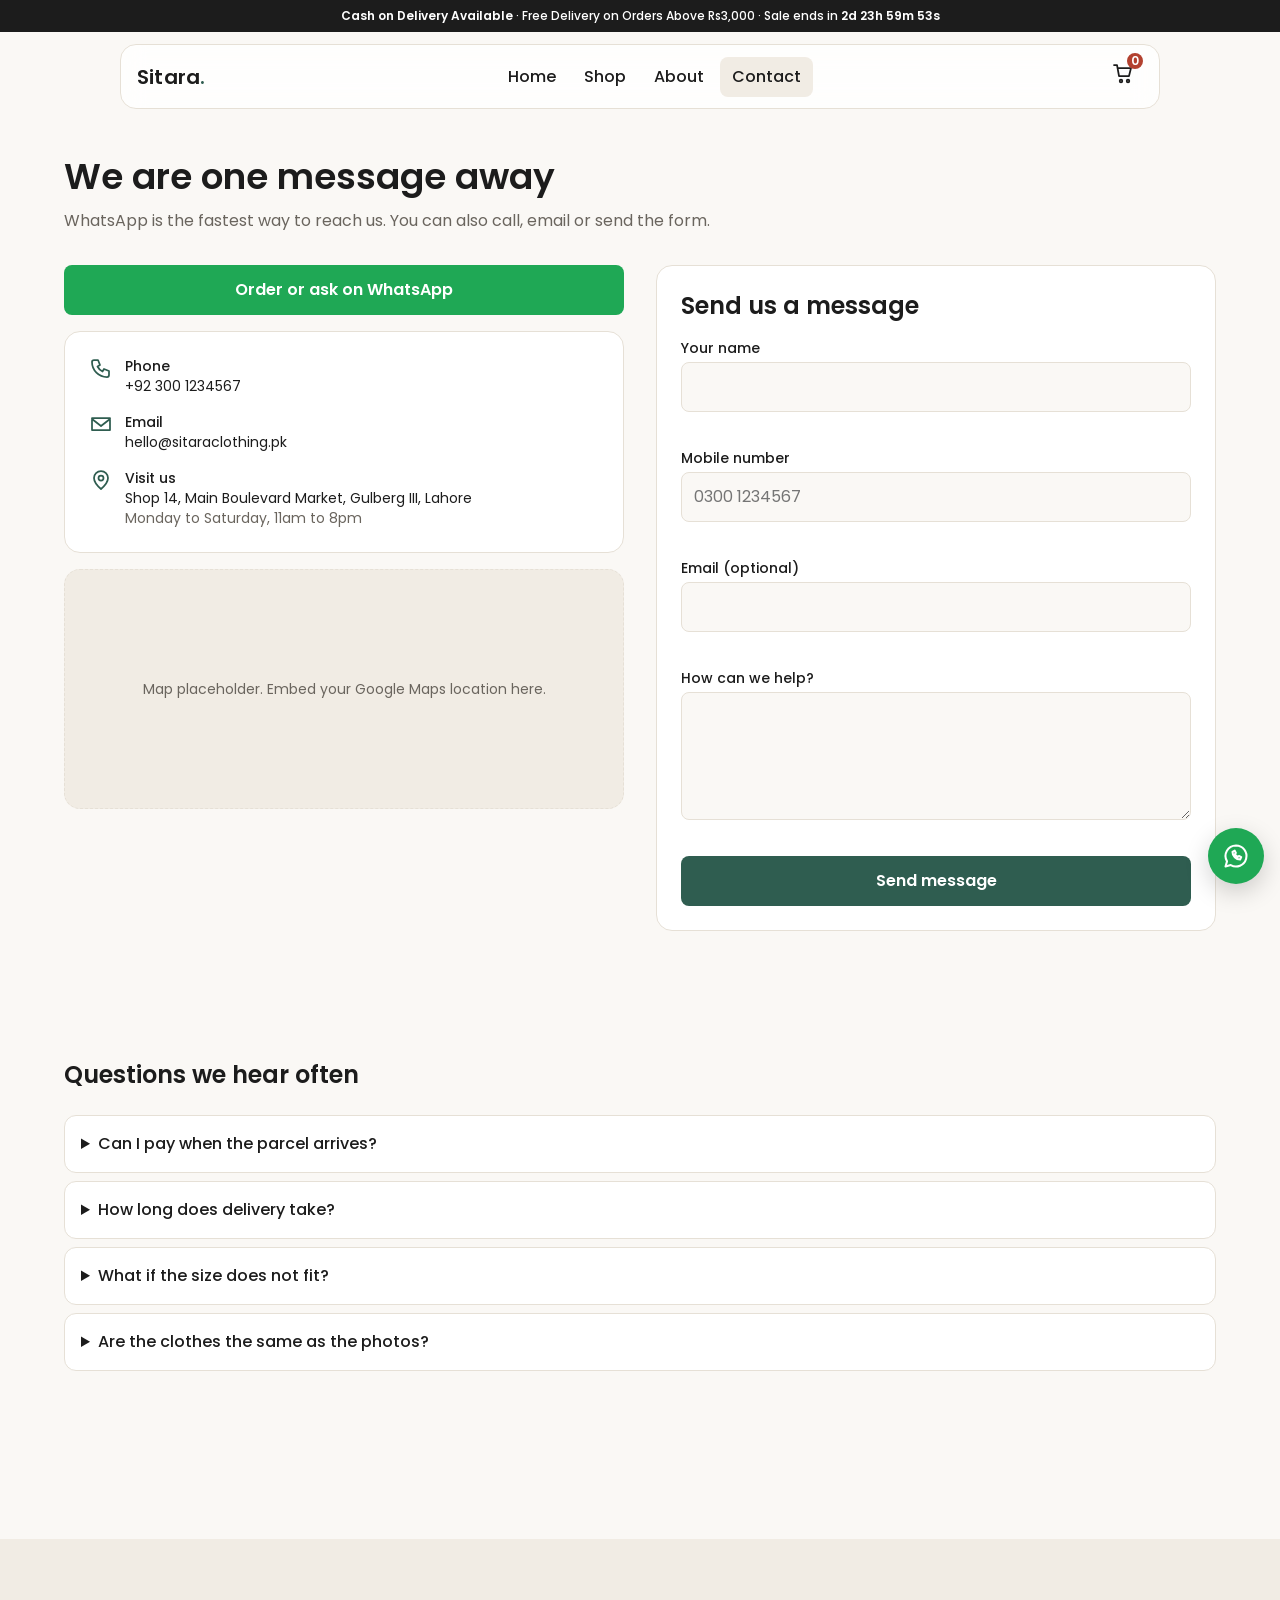
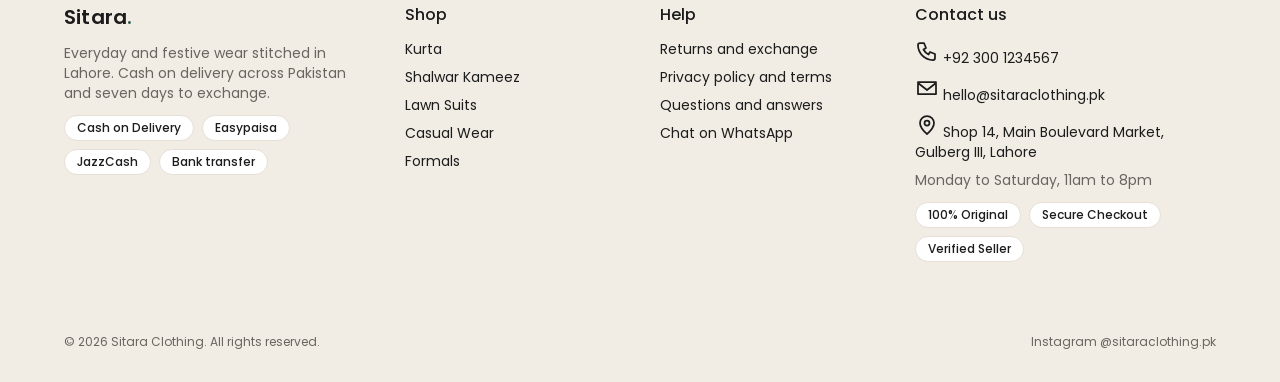
<file: contact.html>
<!DOCTYPE html>
<html lang="en">
<head>
<meta charset="utf-8">
<meta name="viewport" content="width=device-width, initial-scale=1">
<title>Contact Us | Sitara Clothing, Lahore</title>
<meta name="description" content="Call, email or WhatsApp Sitara Clothing in Lahore. We reply to every order question within one working day.">
<meta property="og:title" content="Contact Us | Sitara Clothing, Lahore">
<meta property="og:description" content="Call, email or WhatsApp Sitara Clothing in Lahore. We reply to every order question within one working day.">
<meta property="og:type" content="website">
<link rel="icon" href="data:image/svg+xml,%3Csvg xmlns='http://www.w3.org/2000/svg' viewBox='0 0 32 32'%3E%3Crect width='32' height='32' rx='8' fill='%232F5D50'/%3E%3Ctext x='16' y='23' font-size='20' font-weight='700' text-anchor='middle' fill='white' font-family='Arial'%3ES%3C/text%3E%3C/svg%3E">
<link rel="preconnect" href="https://fonts.googleapis.com">
<link rel="preconnect" href="https://fonts.gstatic.com" crossorigin>
<link href="https://fonts.googleapis.com/css2?family=Poppins:wght@400;500;600&display=swap" rel="stylesheet">
<link rel="stylesheet" href="style.css">
<script src="script.js" defer></script>
</head>
<body>
<!-- Header, footer, mobile menu and WhatsApp button are added by script.js -->
<main id="main"><div class="wrap">
  <div class="page-head"><h1 class="heading-3">We are one message away</h1><p class="body-3 muted">WhatsApp is the fastest way to reach us. You can also call, email or send the form.</p></div>

  <section style="padding-top:var(--s16)"><div class="two">
    <div style="display:grid;gap:16px;align-content:start">
      <a class="btn btn-wa btn-lg button-md" id="waBtn" target="_blank" rel="noopener">Order or ask on WhatsApp</a>
      <div class="info body-6">
        <div><span data-ico="phone"></span><span><b class="title-4">Phone</b><br><a id="cPhone"></a></span></div>
        <div><span data-ico="mail"></span><span><b class="title-4">Email</b><br><a id="cMail"></a></span></div>
        <div><span data-ico="pin"></span><span><b class="title-4">Visit us</b><br><span id="cAddr"></span><br><span class="muted" id="cHours"></span></span></div>
      </div>
      <!-- Map placeholder: paste a Google Maps embed iframe here -->
      <div class="map body-6 muted">Map placeholder. Embed your Google Maps location here.</div>
    </div>

    <div>
      <form class="form" id="contactForm" novalidate>
        <h2 class="heading-5">Send us a message</h2>
        <div class="field"><label class="title-4" for="name">Your name</label><input id="name" name="name" autocomplete="name"><small class="caption-4"></small></div>
        <div class="field"><label class="title-4" for="phone">Mobile number</label><input id="phone" name="phone" type="tel" inputmode="tel" placeholder="0300 1234567" autocomplete="tel"><small class="caption-4"></small></div>
        <div class="field"><label class="title-4" for="email">Email (optional)</label><input id="email" name="email" type="email" autocomplete="email"><small class="caption-4"></small></div>
        <div class="field"><label class="title-4" for="message">How can we help?</label><textarea id="message" name="message"></textarea><small class="caption-4"></small></div>
        <button class="btn btn-primary btn-lg button-md" type="submit">Send message</button>
      </form>
      <div class="ok body-6" id="sent" hidden>Message received. We will reply by phone or WhatsApp within one working day.</div>
    </div>
  </div></section>

  <section id="faq"><h2 class="heading-5" style="margin-bottom:24px">Questions we hear often</h2>
    <details><summary>Can I pay when the parcel arrives?</summary><p class="body-6 muted">Yes. Cash on delivery is available across Pakistan. You can check the parcel before paying the rider.</p></details>
    <details><summary>How long does delivery take?</summary><p class="body-6 muted">Usually two to four working days. Delivery is free on orders above ₨3,000, otherwise it is ₨200.</p></details>
    <details><summary>What if the size does not fit?</summary><p class="body-6 muted">Message us on WhatsApp within seven days. We exchange unworn pieces with tags attached.</p></details>
    <details><summary>Are the clothes the same as the photos?</summary><p class="body-6 muted">Yes. If a piece looks different from what you ordered, we replace it or return your money.</p></details>
  </section>
</div></main>
<script>
/* Fill the contact details from CONFIG in script.js (runs after it loads) */
window.addEventListener('DOMContentLoaded', () => {
  $('#waBtn').href = wa('Assalam o Alaikum, I have a question about my order.');
  $('#cPhone').textContent = CONFIG.phone; $('#cPhone').href = 'tel:' + CONFIG.phone.replace(/\s/g, '');
  $('#cMail').textContent = CONFIG.email; $('#cMail').href = 'mailto:' + CONFIG.email;
  $('#cAddr').textContent = CONFIG.address; $('#cHours').textContent = CONFIG.hours;
  $$('[data-ico]').forEach(el => el.innerHTML = ico(el.dataset.ico));
});
</script>
</body></html>
</file>
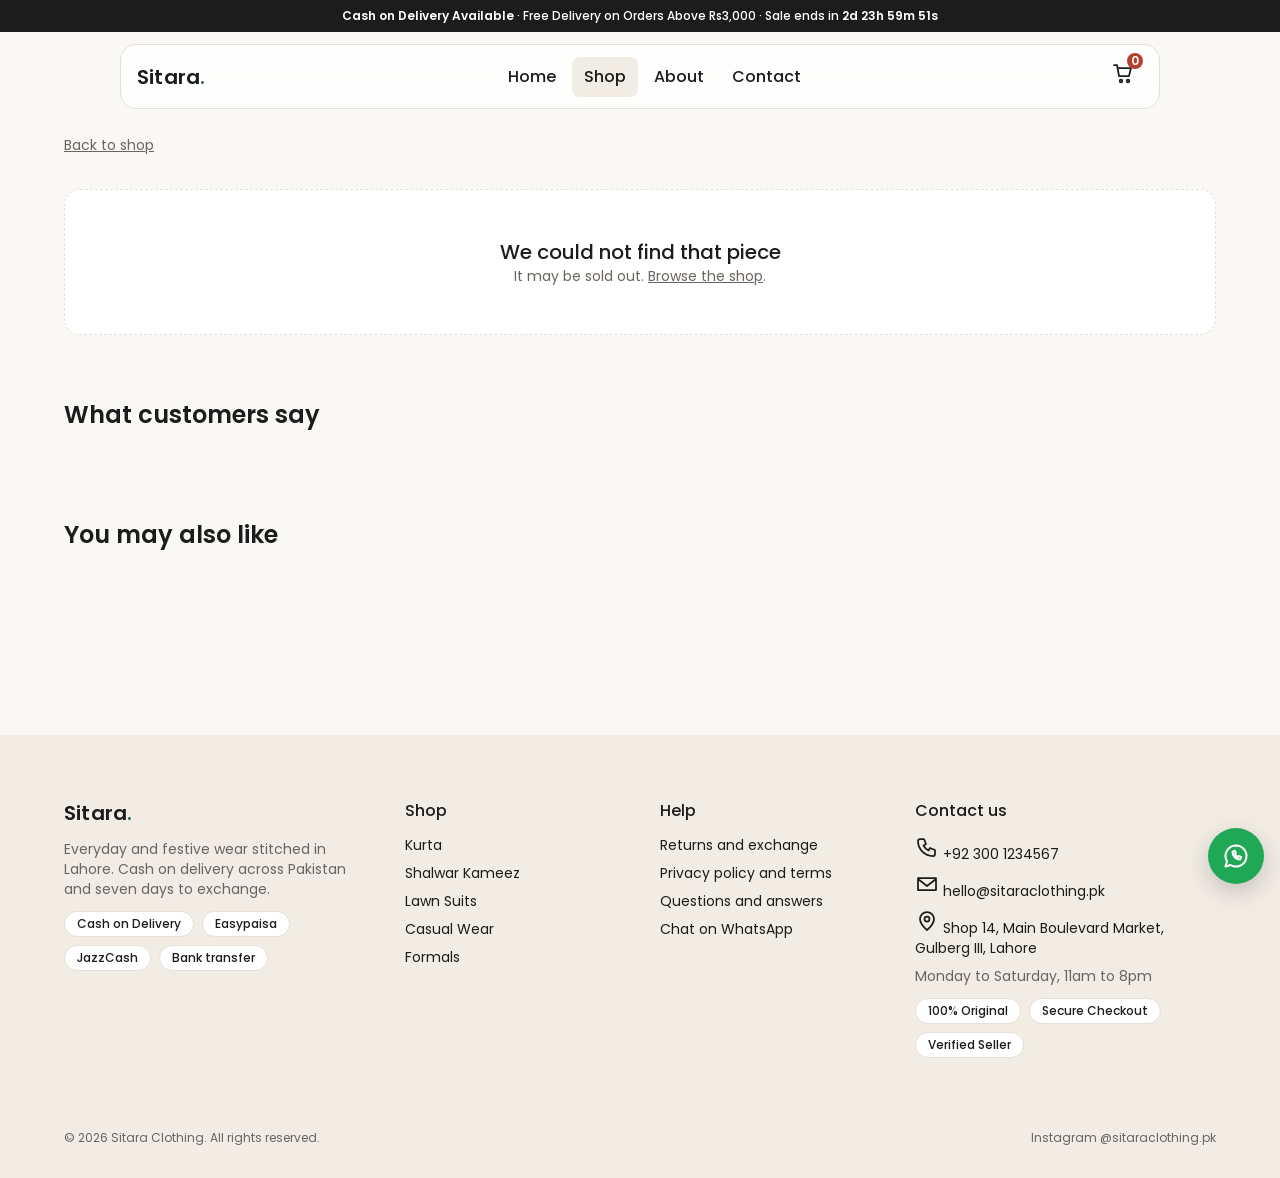
<file: product.html>
<!DOCTYPE html>
<html lang="en">
<head>
<meta charset="utf-8">
<meta name="viewport" content="width=device-width, initial-scale=1">
<title>Product | Sitara Clothing</title>
<meta name="description" content="Product details, sizes and colours. Cash on delivery and 7 day exchange from Sitara Clothing, Lahore.">
<meta property="og:title" content="Product | Sitara Clothing">
<meta property="og:description" content="Product details, sizes and colours. Cash on delivery and 7 day exchange from Sitara Clothing, Lahore.">
<meta property="og:type" content="website">
<link rel="icon" href="data:image/svg+xml,%3Csvg xmlns='http://www.w3.org/2000/svg' viewBox='0 0 32 32'%3E%3Crect width='32' height='32' rx='8' fill='%232F5D50'/%3E%3Ctext x='16' y='23' font-size='20' font-weight='700' text-anchor='middle' fill='white' font-family='Arial'%3ES%3C/text%3E%3C/svg%3E">
<link rel="preconnect" href="https://fonts.googleapis.com">
<link rel="preconnect" href="https://fonts.gstatic.com" crossorigin>
<link href="https://fonts.googleapis.com/css2?family=Poppins:wght@400;500;600&display=swap" rel="stylesheet">
<link rel="stylesheet" href="style.css">
<script src="script.js" defer></script>
</head>
<body>
<!-- Header, footer, mobile menu and WhatsApp button are added by script.js -->
<main id="main"><div class="wrap">
  <p style="padding-top:24px"><a href="shop.html" class="body-6 muted" style="text-decoration:underline">Back to shop</a></p>
  <div class="pd" id="product"></div>
  <section><h2 class="heading-5" style="margin-bottom:24px">What customers say</h2><div class="revs" id="prodReviews"></div></section>
  <section style="padding-top:0"><h2 class="heading-5" style="margin-bottom:24px">You may also like</h2><div class="grid" id="more"></div></section>
</div></main>
</body></html>
</file>
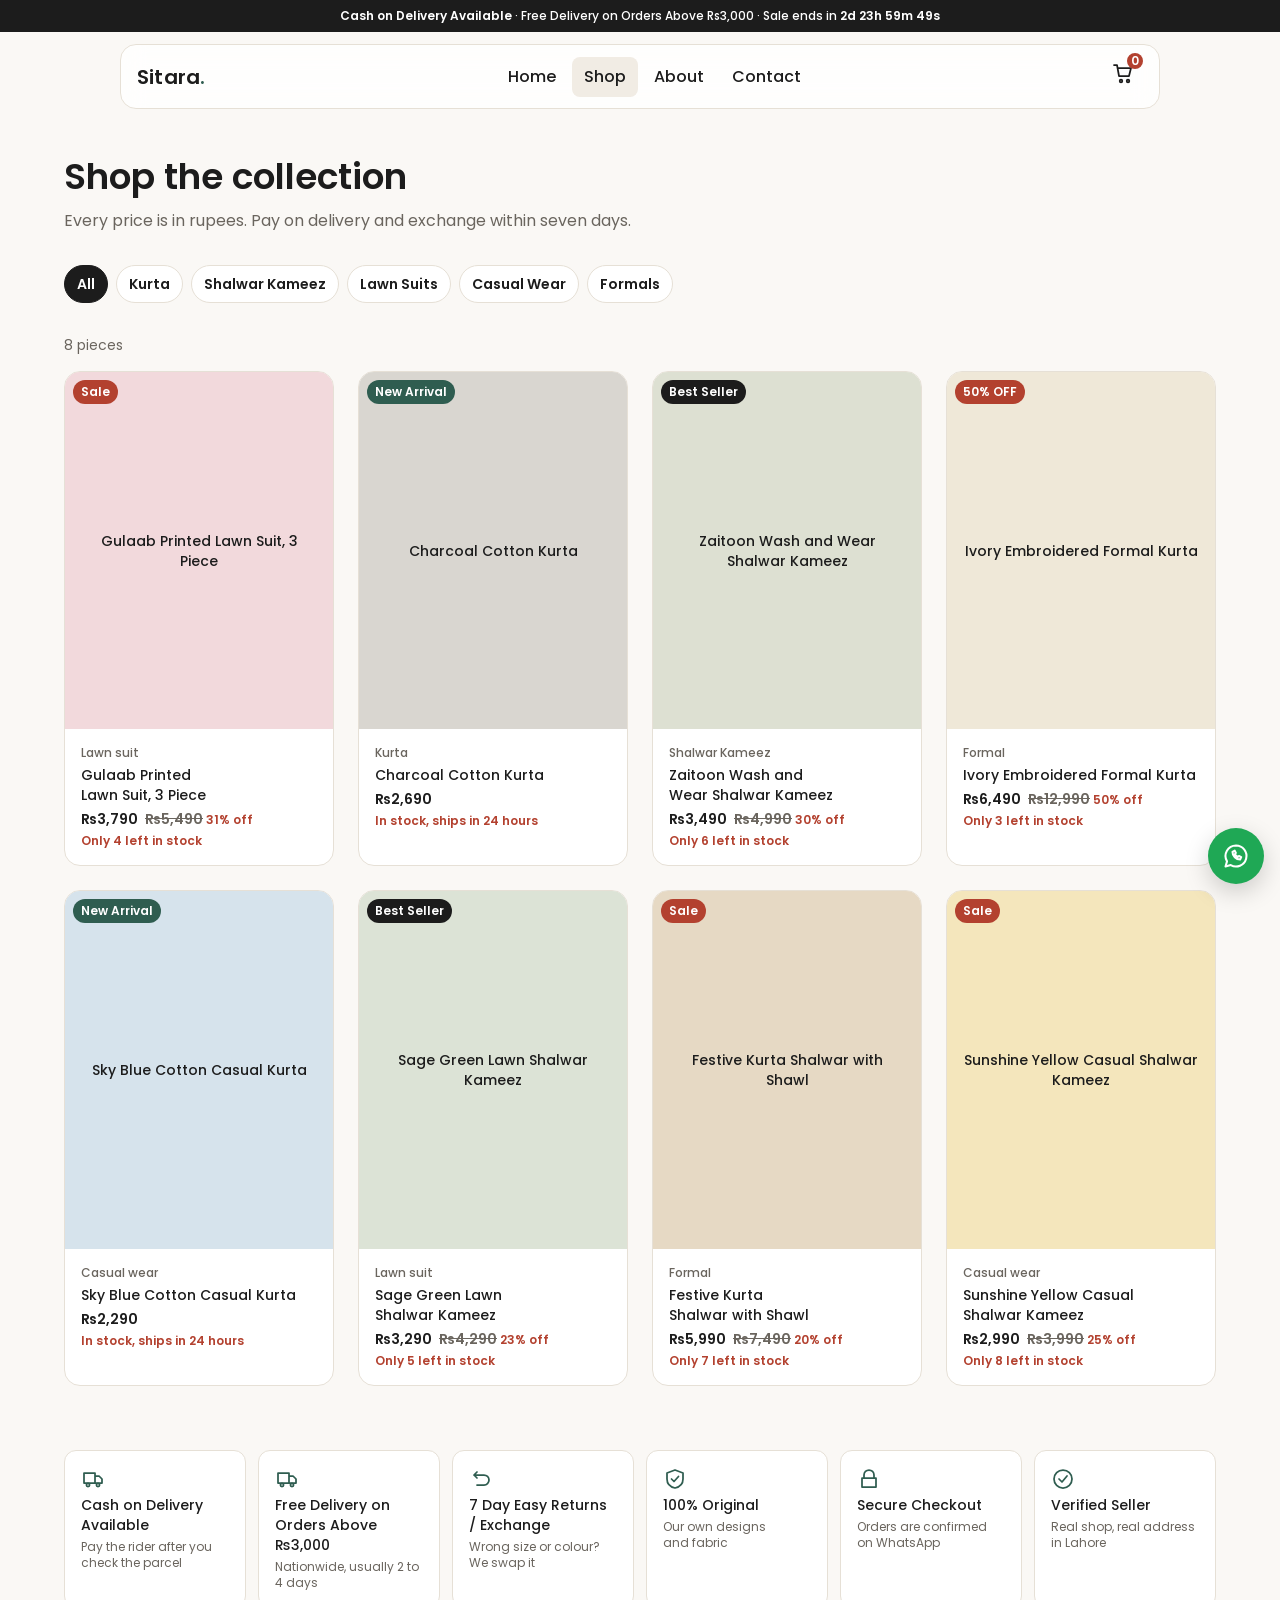
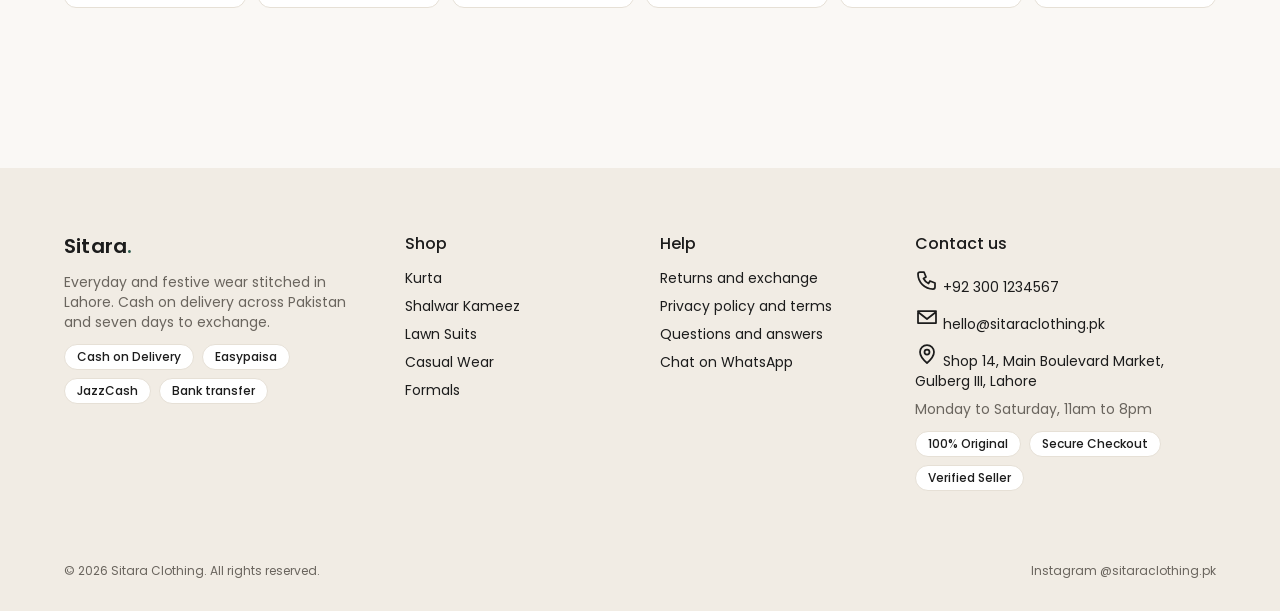
<file: shop.html>
<!DOCTYPE html>
<html lang="en">
<head>
<meta charset="utf-8">
<meta name="viewport" content="width=device-width, initial-scale=1">
<title>Shop Kurtas, Lawn Suits and Shalwar Kameez | Sitara Clothing</title>
<meta name="description" content="Browse kurtas, lawn suits, shalwar kameez, casual wear and formals in PKR. Cash on delivery and 7 day exchange.">
<meta property="og:title" content="Shop Kurtas, Lawn Suits and Shalwar Kameez | Sitara Clothing">
<meta property="og:description" content="Browse kurtas, lawn suits, shalwar kameez, casual wear and formals in PKR. Cash on delivery and 7 day exchange.">
<meta property="og:type" content="website">
<link rel="icon" href="data:image/svg+xml,%3Csvg xmlns='http://www.w3.org/2000/svg' viewBox='0 0 32 32'%3E%3Crect width='32' height='32' rx='8' fill='%232F5D50'/%3E%3Ctext x='16' y='23' font-size='20' font-weight='700' text-anchor='middle' fill='white' font-family='Arial'%3ES%3C/text%3E%3C/svg%3E">
<link rel="preconnect" href="https://fonts.googleapis.com">
<link rel="preconnect" href="https://fonts.gstatic.com" crossorigin>
<link href="https://fonts.googleapis.com/css2?family=Poppins:wght@400;500;600&display=swap" rel="stylesheet">
<link rel="stylesheet" href="style.css">
<script src="script.js" defer></script>
</head>
<body>
<!-- Header, footer, mobile menu and WhatsApp button are added by script.js -->
<main id="main"><div class="wrap">
  <div class="page-head"><h1 class="heading-3">Shop the collection</h1><p class="body-3 muted">Every price is in rupees. Pay on delivery and exchange within seven days.</p></div>
  <section style="padding-top:var(--s16)">
    <div class="filters" id="filters" role="group" aria-label="Filter by category"></div>
    <p class="body-6 muted" id="count" style="margin-bottom:16px" aria-live="polite"></p>
    <div class="grid" id="shopGrid"></div>
  </section>
  <section style="padding-top:0"><div class="trust" data-block="trust"></div></section>
</div></main>
</body></html>
</file>
<file: style.css>
/* ==========================================================
   Sitara Clothing: shared styles
   1. Tokens  2. Text styles  3. Base  4. Buttons  5. Header/footer
   6. Cards  7. Sections  8. Product page  9. Forms  10. Motion
   Edit colours in :root. Spacing, radius and type use fixed scales.
   ========================================================== */

/* 1. TOKENS */
:root{
  --bg:#FAF8F5; --surface:#FFFFFF; --sand:#F1ECE4; --ink:#1C1C1C;
  --muted:#6A655E; --line:#E6E0D6; --brand:#2F5D50; --brand-dark:#244A40; --sale:#B3412F;
  /* spacing scale */
  --s2:2px; --s4:4px; --s8:8px; --s12:12px; --s16:16px; --s24:24px;
  --s32:32px; --s40:40px; --s48:48px; --s64:64px; --s80:80px; --s96:96px;
  /* radius scale */
  --r-lg:8px; --r-xl:12px; --r-2xl:16px; --r-3xl:24px; --r-full:9999px;
  --ease:cubic-bezier(0.22,1,0.36,1);
}

/* 2. TEXT STYLES (sizes follow the Tailwind scale) */
.heading-1{font-size:60px;line-height:60px;font-weight:600}
.heading-2{font-size:48px;line-height:48px;font-weight:600}
.heading-3{font-size:36px;line-height:40px;font-weight:600}
.heading-4{font-size:30px;line-height:36px;font-weight:600}
.heading-5{font-size:24px;line-height:32px;font-weight:600}
.heading-6{font-size:20px;line-height:28px;font-weight:600}
.title-1{font-size:20px;line-height:28px;font-weight:500}
.title-3{font-size:16px;line-height:24px;font-weight:500}
.title-4{font-size:14px;line-height:20px;font-weight:500}
.body-3{font-size:16px;line-height:24px;font-weight:400}
.body-4{font-size:14px;line-height:20px;font-weight:600}
.body-6{font-size:14px;line-height:20px;font-weight:400}
.button-md{font-size:16px;line-height:24px;font-weight:600}
.button-sm{font-size:14px;line-height:20px;font-weight:600}
.caption-3{font-size:12px;line-height:16px;font-weight:600}
.caption-4{font-size:12px;line-height:16px;font-weight:500}
.caption-5{font-size:12px;line-height:16px;font-weight:400}
@media (max-width:640px){
  .heading-1{font-size:36px;line-height:40px}
  .heading-2{font-size:30px;line-height:36px}
  .heading-3{font-size:24px;line-height:32px}
}

/* 3. BASE */
*{box-sizing:border-box;margin:0;padding:0}
html{scroll-behavior:smooth}
body{font-family:'Poppins',sans-serif;background:var(--bg);color:var(--ink);font-size:16px;line-height:24px;-webkit-font-smoothing:antialiased;overflow-x:hidden}
img{display:block;max-width:100%}
a{color:inherit;text-decoration:none}
ul{list-style:none}
button,input,textarea,select{font:inherit;color:inherit}
button{cursor:pointer}
h1,h2,h3,h4{text-wrap:balance}
p{text-wrap:pretty}
:focus-visible{outline:2px solid var(--brand);outline-offset:2px}
.wrap{width:100%;max-width:1200px;margin:0 auto;padding:0 var(--s16)}
@media (min-width:900px){.wrap{padding:0 var(--s24)}}
.muted{color:var(--muted)}
.skip{position:absolute;left:var(--s16);top:-64px;background:var(--ink);color:#fff;padding:var(--s8) var(--s12);border-radius:var(--r-lg);z-index:100}
.skip:focus{top:var(--s8)}
.ic{width:24px;height:24px;fill:none;stroke:currentColor;stroke-width:1.75;stroke-linecap:round;stroke-linejoin:round;flex:none}
.ic.fill{fill:currentColor;stroke:none}

/* 4. BUTTONS */
.btn{display:inline-flex;align-items:center;justify-content:center;gap:var(--s8);padding:var(--s8) var(--s12);border-radius:var(--r-lg);border:1px solid transparent;background:none;transition:transform 500ms var(--ease),background-color 300ms var(--ease),color 300ms var(--ease)}
.btn:hover{transform:translateY(-2px)}
.btn:active{transform:scale(.98)}
.btn-lg{padding:var(--s12) var(--s24)}
.btn-primary{background:var(--brand);color:#fff}
.btn-primary:hover{background:var(--brand-dark)}
.btn-ghost{border-color:var(--ink)}
.btn-ghost:hover{background:var(--ink);color:#fff}
.btn-wa{background:#1FA855;color:#fff}
.btn-wa:hover{background:#188C46}
.btn-light{background:#fff;color:var(--ink)}
.btn[disabled]{opacity:.5;pointer-events:none}

/* 5. ANNOUNCEMENT, HEADER, PANEL, FOOTER */
.ann{background:var(--ink);color:#fff;text-align:center;padding:var(--s8) var(--s16)}
.ann b{font-weight:600}
.hdr{position:sticky;top:var(--s12);z-index:50;width:min(1040px,calc(100% - 32px));margin:var(--s12) auto 0;display:flex;align-items:center;justify-content:space-between;gap:var(--s16);padding:var(--s8) var(--s16);background:rgba(255,255,255,.82);-webkit-backdrop-filter:blur(12px);backdrop-filter:blur(12px);border:1px solid var(--line);border-radius:var(--r-2xl)}
.brand{font-size:20px;line-height:28px;font-weight:600;letter-spacing:.2px}
.brand span{color:var(--brand)}
.nav{display:none;gap:var(--s4)}
.nav a,.panel a{padding:var(--s8) var(--s12);border-radius:var(--r-lg);transition:background-color 300ms var(--ease)}
.nav a:hover,.nav a[aria-current]{background:var(--sand)}
.hdr-end{display:flex;align-items:center;gap:var(--s8)}
.cart{position:relative;background:none;border:0;padding:var(--s8);border-radius:var(--r-lg);transition:background-color 300ms var(--ease)}
.cart:hover{background:var(--sand)}
.cart-n{position:absolute;top:0;right:0;min-width:16px;height:16px;padding:0 var(--s4);border-radius:var(--r-full);background:var(--sale);color:#fff;font-size:12px;line-height:16px;font-weight:600;text-align:center}
.burger{width:40px;height:40px;background:none;border:0;border-radius:var(--r-lg);position:relative;z-index:70}
.burger span{position:absolute;left:10px;right:10px;height:2px;background:var(--ink);border-radius:var(--r-full);transition:transform 500ms var(--ease)}
.burger span:first-child{top:15px}.burger span:last-child{top:23px}
.menu-open .burger span:first-child{transform:translateY(4px) rotate(45deg)}
.menu-open .burger span:last-child{transform:translateY(-4px) rotate(-45deg)}
.panel{position:fixed;inset:0;z-index:60;display:flex;flex-direction:column;justify-content:center;gap:var(--s8);padding:var(--s24);background:rgba(250,248,245,.96);-webkit-backdrop-filter:blur(24px);backdrop-filter:blur(24px);opacity:0;pointer-events:none;transition:opacity 500ms var(--ease)}
.menu-open .panel{opacity:1;pointer-events:auto}
.panel a{font-size:30px;line-height:36px;font-weight:600;opacity:0;transform:translateY(24px);transition:opacity 500ms var(--ease),transform 500ms var(--ease)}
.menu-open .panel a{opacity:1;transform:none}
.menu-open .panel a:nth-child(2){transition-delay:60ms}.menu-open .panel a:nth-child(3){transition-delay:120ms}.menu-open .panel a:nth-child(4){transition-delay:180ms}
.panel a[aria-current]{color:var(--brand)}
@media (min-width:820px){.nav{display:flex}.burger,.panel{display:none}}

.wa-float{position:fixed;right:var(--s16);bottom:var(--s16);z-index:55;width:56px;height:56px;border-radius:var(--r-full);background:#1FA855;color:#fff;display:flex;align-items:center;justify-content:center;box-shadow:0 8px 24px rgba(0,0,0,.18);transition:transform 500ms var(--ease)}
.wa-float:hover{transform:translateY(-4px)}
.wa-float .ic{width:28px;height:28px}
.toast{position:fixed;left:50%;bottom:88px;z-index:80;max-width:calc(100% - 32px);padding:var(--s12) var(--s16);background:var(--ink);color:#fff;border-radius:var(--r-xl);transform:translate(-50%,24px);opacity:0;pointer-events:none;transition:opacity 500ms var(--ease),transform 500ms var(--ease)}
.toast.show{opacity:1;transform:translate(-50%,0)}

.ftr{background:var(--sand);margin-top:var(--s96);padding:var(--s64) 0 var(--s32)}
.ftr-grid{display:grid;gap:var(--s40);grid-template-columns:1fr}
@media (min-width:640px){.ftr-grid{grid-template-columns:repeat(2,1fr)}}
@media (min-width:900px){.ftr-grid{grid-template-columns:1.4fr 1fr 1fr 1.4fr}}
.ftr h4{margin-bottom:var(--s12)}
.ftr li{margin-bottom:var(--s8)}
.ftr a:hover{color:var(--brand)}
.chips{display:flex;flex-wrap:wrap;gap:var(--s8);margin-top:var(--s12)}
.chip{padding:var(--s4) var(--s12);border:1px solid var(--line);background:var(--surface);border-radius:var(--r-full)}
.ftr-bot{margin-top:var(--s48);padding-top:var(--s24);border:0;display:flex;flex-wrap:wrap;gap:var(--s12);justify-content:space-between}

/* 6. CARDS AND BADGES */
.grid{display:grid;gap:var(--s16);grid-template-columns:repeat(2,1fr)}
@media (min-width:900px){.grid{grid-template-columns:repeat(4,1fr);gap:var(--s24)}}
.card{background:var(--surface);border:1px solid var(--line);border-radius:var(--r-2xl);overflow:hidden;transition:transform 500ms var(--ease)}
.card:hover{transform:translateY(-4px)}
.card-img{position:relative;display:block;aspect-ratio:3/4;overflow:hidden;background:var(--sand)}
.card-img img,.card-img .ph{width:100%;height:100%;object-fit:cover;transition:transform 500ms var(--ease)}
.card:hover .card-img img,.card:hover .card-img .ph{transform:scale(1.04)}
.card-body{padding:var(--s12);display:grid;gap:var(--s4)}
@media (min-width:900px){.card-body{padding:var(--s16)}}
.ph{display:flex;align-items:center;justify-content:center;text-align:center;padding:var(--s16);background:var(--tone,#E9E2D6);font-size:14px;line-height:20px;font-weight:500;color:var(--ink)}
.badge{position:absolute;top:var(--s8);left:var(--s8);z-index:2;padding:var(--s4) var(--s8);border-radius:var(--r-full);background:var(--ink);color:#fff}
.badge[data-b="Sale"],.badge[data-b="50% OFF"]{background:var(--sale)}
.badge[data-b="New Arrival"]{background:var(--brand)}
.price b{font-weight:600}
.price s{color:var(--muted);font-size:14px;margin-left:var(--s4)}
.off{color:var(--sale)}
.urgent{color:var(--sale)}

/* 7. SECTIONS */
section{padding:var(--s48) 0}
@media (min-width:900px){section{padding:var(--s64) 0}}
.sec-head{display:flex;flex-wrap:wrap;align-items:end;justify-content:space-between;gap:var(--s12);margin-bottom:var(--s32)}
.hero{display:grid;gap:var(--s32);align-items:center;padding-top:var(--s32)}
@media (min-width:900px){.hero{grid-template-columns:1.1fr .9fr;gap:var(--s64);padding-top:var(--s48)}}
.hero h1,.hero p.lead{max-width:680px}
.grad{background:linear-gradient(90deg,#000,#666);-webkit-background-clip:text;background-clip:text;color:transparent}
.hero p.lead{margin:var(--s16) 0 var(--s24)}
.hero-img{position:relative;aspect-ratio:4/5;border-radius:var(--r-3xl);overflow:hidden;background:var(--sand)}
.hero-img img,.hero-img .ph{width:100%;height:100%;object-fit:cover}
.hero-img .badge{top:var(--s16);left:var(--s16)}
.proof{display:flex;align-items:center;gap:var(--s8);margin-top:var(--s24)}
.stars{display:flex;color:#C28A1E}
.stars .ic{width:16px;height:16px}
.trust{display:grid;gap:var(--s12);grid-template-columns:repeat(2,1fr)}
@media (min-width:900px){.trust{grid-template-columns:repeat(6,1fr)}}
.trust div{display:grid;gap:var(--s4);align-content:start;padding:var(--s16);background:var(--surface);border:1px solid var(--line);border-radius:var(--r-xl)}
.trust .ic{color:var(--brand)}
.sale{display:flex;flex-wrap:wrap;gap:var(--s24);align-items:center;justify-content:space-between;padding:var(--s32);background:var(--ink);color:#fff;border-radius:var(--r-3xl)}
.cd{display:flex;gap:var(--s8)}
.cd div{min-width:64px;padding:var(--s12);text-align:center;background:#fff;color:var(--ink);border-radius:var(--r-xl)}
.cd b{display:block;font-size:24px;line-height:32px;font-weight:600}
.tagline{max-width:680px}
.tagline .w{opacity:.3;transition:opacity 500ms var(--ease)}
.tagline .w.on{opacity:1}
.steps{display:grid;gap:var(--s16)}
@media (min-width:900px){.steps{grid-template-columns:repeat(3,1fr)}}
.steps article,.rev{padding:var(--s24);background:var(--surface);border:1px solid var(--line);border-radius:var(--r-2xl);display:grid;gap:var(--s8);align-content:start}
.num{width:40px;height:40px;border-radius:var(--r-full);background:var(--sand);display:flex;align-items:center;justify-content:center}
.revs{display:grid;gap:var(--s16)}
@media (min-width:640px){.revs{grid-template-columns:repeat(2,1fr)}}
@media (min-width:900px){.revs{grid-template-columns:repeat(3,1fr)}}
.strip{display:flex;flex-wrap:wrap;gap:var(--s12);align-items:center;justify-content:space-between;margin-bottom:var(--s16)}
.insta{display:grid;gap:var(--s8);grid-template-columns:repeat(3,1fr)}
@media (min-width:900px){.insta{grid-template-columns:repeat(6,1fr)}}
.insta a{display:block;aspect-ratio:1;overflow:hidden;border-radius:var(--r-xl)}
.insta .ph,.insta img{width:100%;height:100%;object-fit:cover;transition:transform 500ms var(--ease)}
.insta a:hover .ph,.insta a:hover img{transform:scale(1.06)}
.split{display:grid;gap:var(--s32);align-items:center}
@media (min-width:900px){.split{grid-template-columns:1fr 1fr;gap:var(--s64)}}
.split .pic{aspect-ratio:4/3;border-radius:var(--r-3xl);overflow:hidden;background:var(--sand)}
.split .pic .ph,.split .pic img{width:100%;height:100%;object-fit:cover}
.cta{text-align:center;padding:var(--s48) var(--s24);background:var(--sand);border-radius:var(--r-3xl);display:grid;gap:var(--s16);justify-items:center}
.cta h2,.cta p{max-width:680px}
.filters{display:flex;gap:var(--s8);overflow-x:auto;padding-bottom:var(--s8);margin-bottom:var(--s24)}
.filters button,.opt{padding:var(--s8) var(--s12);border:1px solid var(--line);background:var(--surface);border-radius:var(--r-full);white-space:nowrap;transition:background-color 300ms var(--ease),color 300ms var(--ease),transform 500ms var(--ease)}
.filters button:hover,.opt:hover{border-color:var(--ink)}
.filters button:active,.opt:active{transform:scale(.98)}
.filters button.on,.opt.on{background:var(--ink);color:#fff;border-color:var(--ink)}
.empty{padding:var(--s48);text-align:center;background:var(--surface);border:1px dashed var(--line);border-radius:var(--r-2xl)}
.page-head{padding:var(--s48) 0 var(--s16)}
.page-head h1,.page-head p{max-width:680px}
.page-head p{margin-top:var(--s12)}
.info{display:grid;gap:var(--s16);padding:var(--s24);background:var(--surface);border:1px solid var(--line);border-radius:var(--r-2xl)}
.info div{display:flex;gap:var(--s12);align-items:start}
.info .ic{color:var(--brand)}
.map{min-height:240px;display:flex;align-items:center;justify-content:center;text-align:center;padding:var(--s24);background:var(--sand);border:1px dashed var(--line);border-radius:var(--r-2xl)}
details{padding:var(--s16);background:var(--surface);border:1px solid var(--line);border-radius:var(--r-xl);margin-bottom:var(--s8)}
summary{cursor:pointer;font-weight:500}
details p{margin-top:var(--s8)}
.two{display:grid;gap:var(--s24)}
@media (min-width:900px){.two{grid-template-columns:1fr 1fr;gap:var(--s32)}}

/* 8. PRODUCT PAGE */
.pd{display:grid;gap:var(--s32);padding-top:var(--s32)}
@media (min-width:900px){.pd{grid-template-columns:1fr 1fr;gap:var(--s64)}}
.gal-main{position:relative;aspect-ratio:4/5;border-radius:var(--r-2xl);overflow:hidden;background:var(--sand)}
.gal-main img,.gal-main .ph{width:100%;height:100%;object-fit:cover}
.thumbs{display:grid;grid-template-columns:repeat(4,1fr);gap:var(--s8);margin-top:var(--s8)}
.thumbs button{aspect-ratio:1;border:1px solid var(--line);border-radius:var(--r-lg);overflow:hidden;padding:0;background:var(--sand)}
.thumbs button.on{border-color:var(--ink);border-width:2px}
.thumbs .ph,.thumbs img{width:100%;height:100%;object-fit:cover;font-size:12px;line-height:16px;padding:var(--s4)}
.pd-info{display:grid;gap:var(--s16);align-content:start}
.row{display:flex;flex-wrap:wrap;gap:var(--s8);align-items:center}
.swatch{width:32px;height:32px;border-radius:var(--r-full);border:1px solid var(--line);padding:0;transition:transform 500ms var(--ease)}
.swatch.on{outline:2px solid var(--ink);outline-offset:2px}
.swatch:hover{transform:scale(1.1)}
.err{color:var(--sale);min-height:20px}
.mini{display:grid;gap:var(--s8);padding:var(--s16);background:var(--surface);border:1px solid var(--line);border-radius:var(--r-xl)}
.mini div{display:flex;gap:var(--s8);align-items:center}
.mini .ic{color:var(--brand);width:20px;height:20px}

/* 9. FORMS */
.form{display:grid;gap:var(--s16);padding:var(--s24);background:var(--surface);border:1px solid var(--line);border-radius:var(--r-2xl)}
.field{display:grid;gap:var(--s4)}
.field input,.field textarea{width:100%;padding:var(--s12);border:1px solid var(--line);border-radius:var(--r-lg);background:var(--bg);transition:border-color 300ms var(--ease)}
.field textarea{min-height:128px;resize:vertical}
.field.bad input,.field.bad textarea{border-color:var(--sale)}
.field small{color:var(--sale);min-height:16px}
.ok{padding:var(--s16);background:#E8F1EC;border:1px solid var(--brand);border-radius:var(--r-xl)}

/* 10. MOTION */
.js .reveal{opacity:0;transform:translateY(32px);transition:opacity 700ms var(--ease),transform 700ms var(--ease)}
.js .reveal.in{opacity:1;transform:none}
@media (prefers-reduced-motion:reduce){
  html{scroll-behavior:auto}
  .js .reveal,.panel a{transform:none!important}
  .card:hover,.btn:hover,.wa-float:hover{transform:none}
  .tagline .w{opacity:1}
}
</file>
